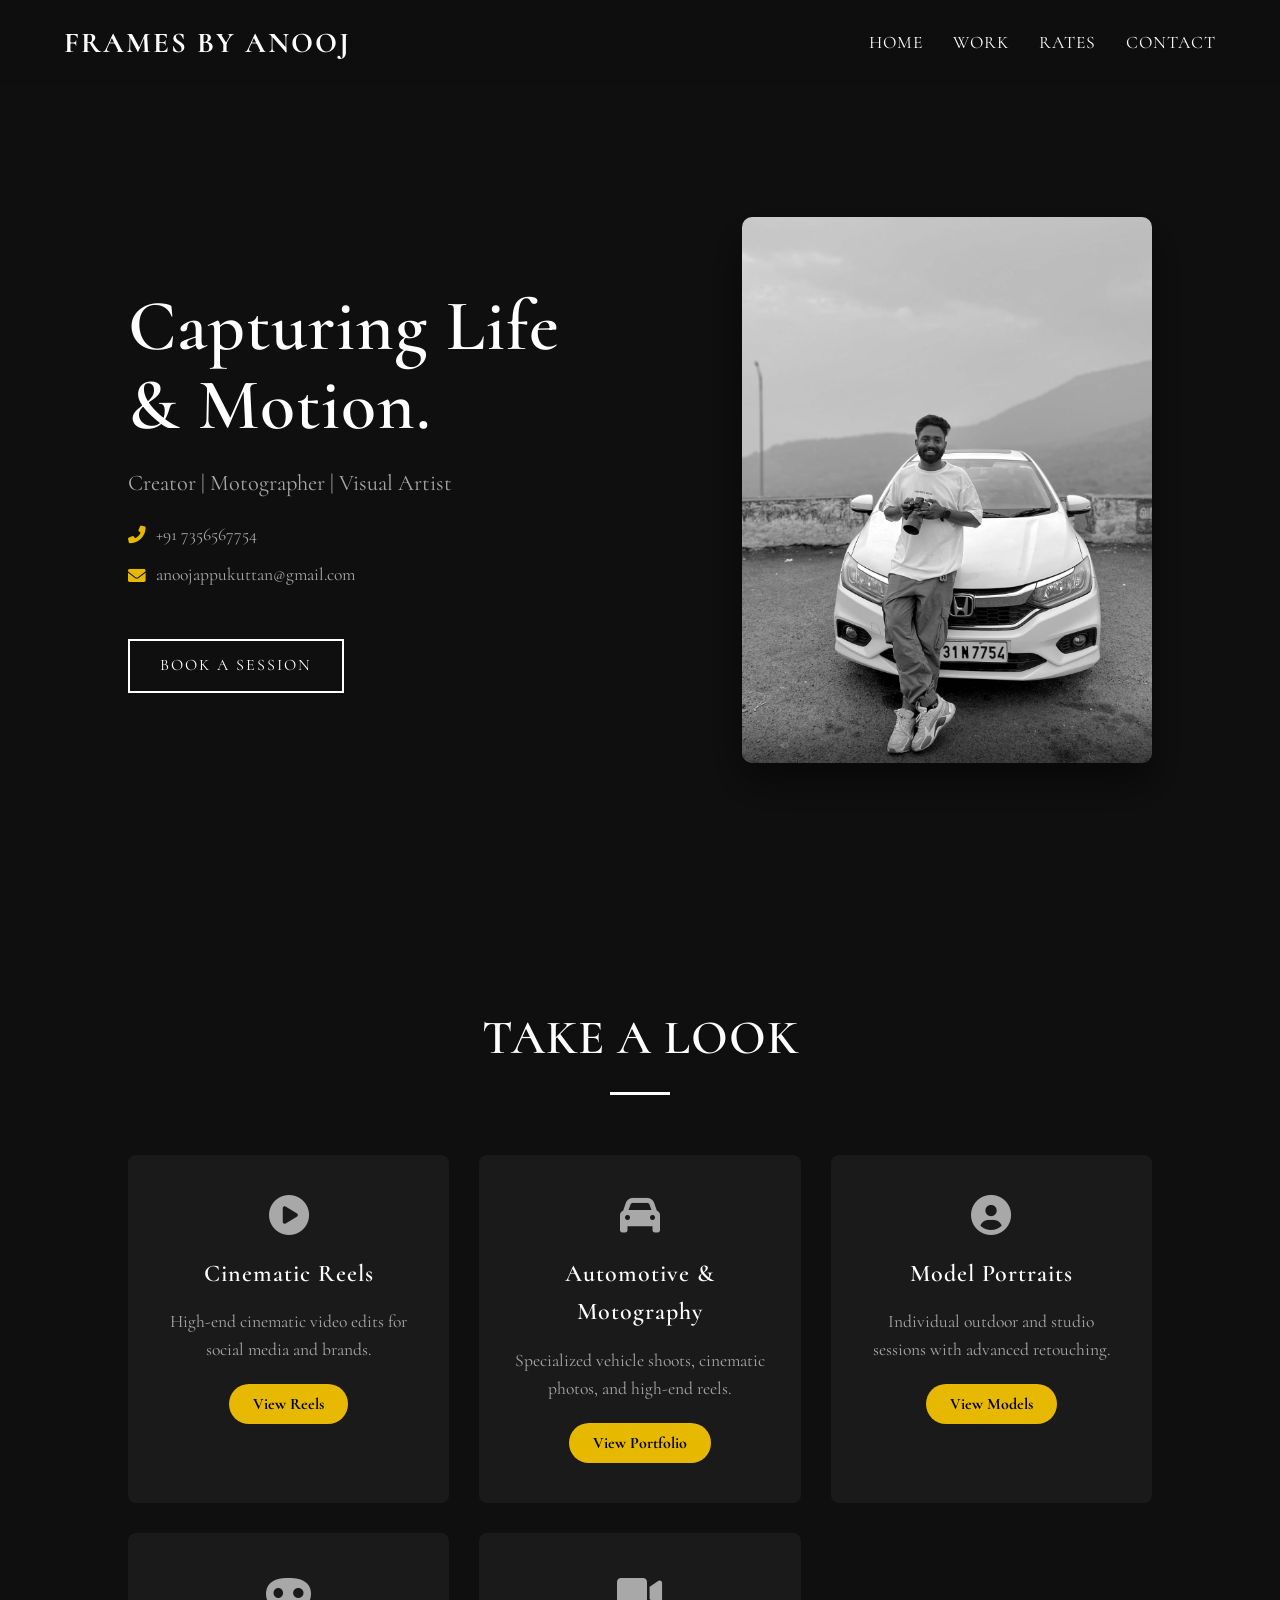
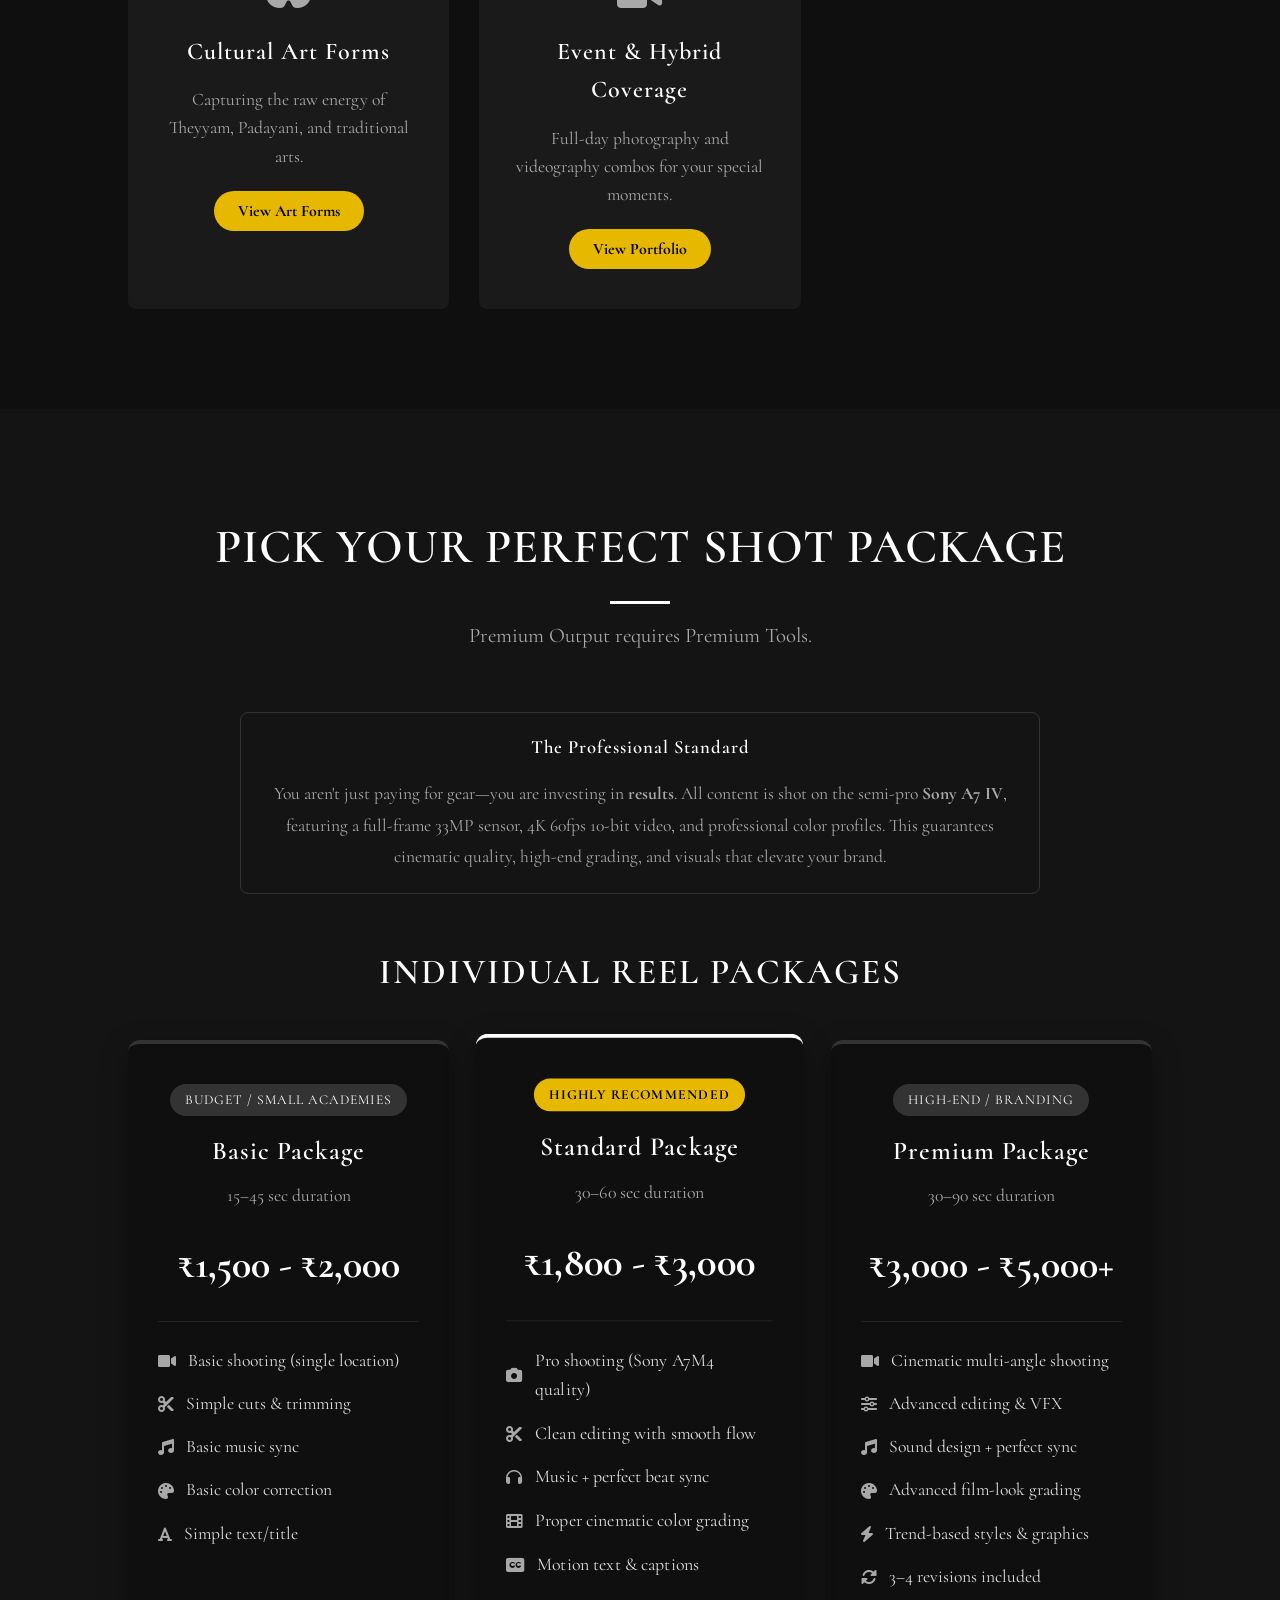
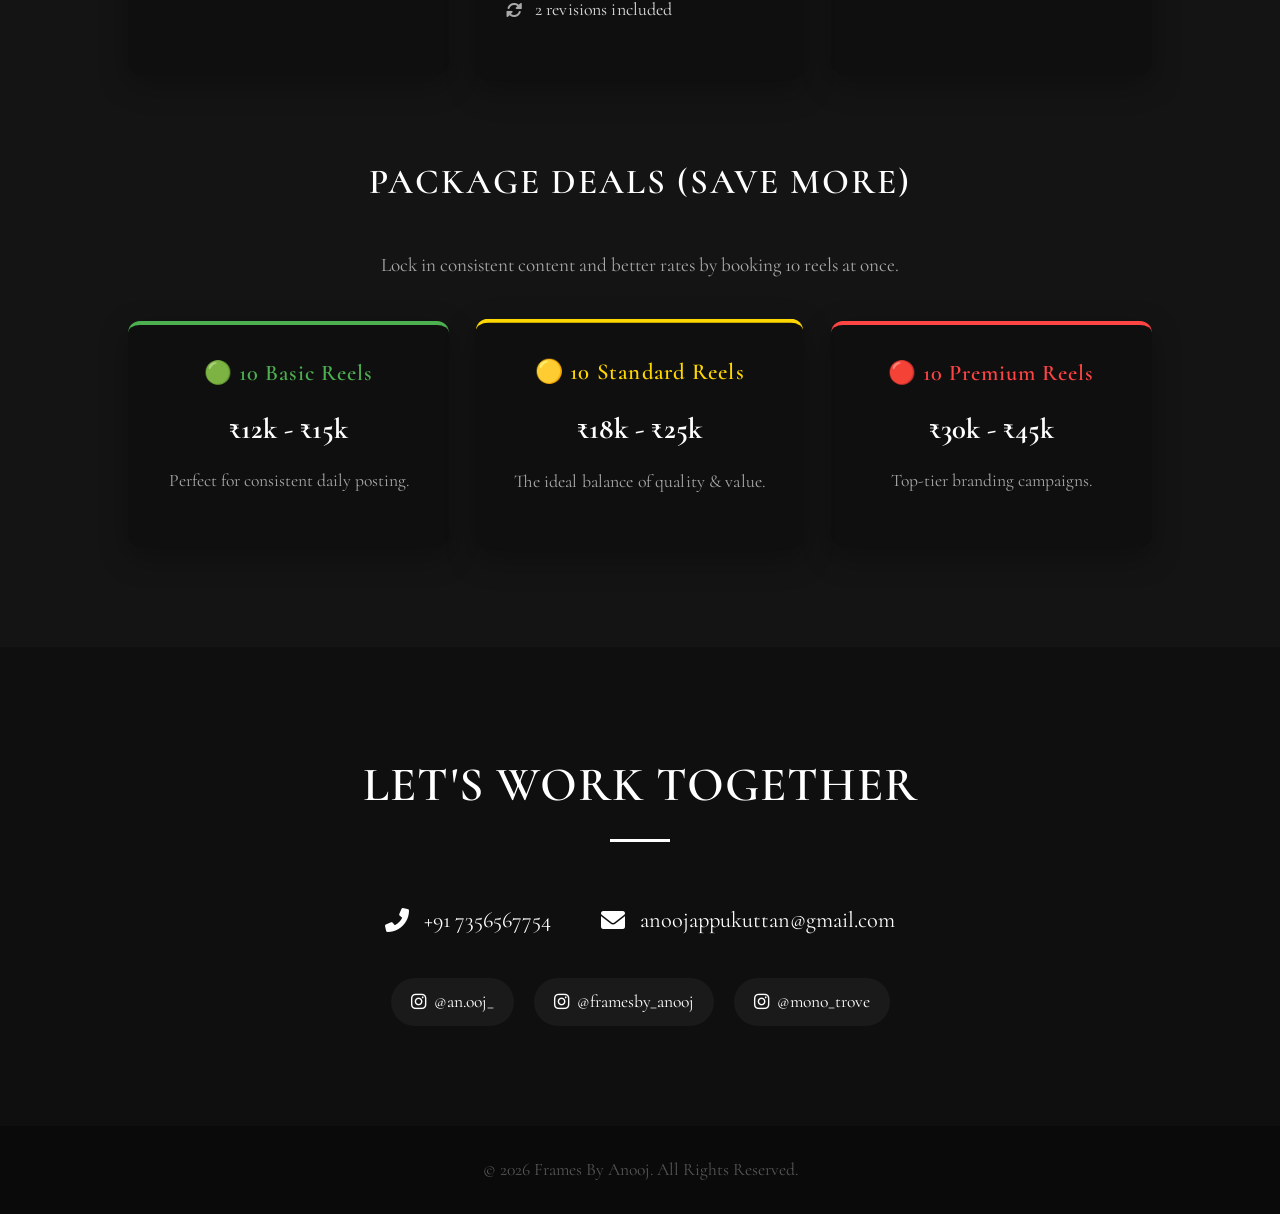
<file: index.html>
<!DOCTYPE html>
<html lang="en">
<head>
    <meta charset="UTF-8">
    <meta name="viewport" content="width=device-width, initial-scale=1.0">
    <title>Frames By Anooj | Professional Photography & Videography</title>
    <link rel="preconnect" href="https://fonts.googleapis.com">
    <link rel="preconnect" href="https://fonts.gstatic.com" crossorigin>
    <link href="https://fonts.googleapis.com/css2?family=Cormorant:ital,wght@0,300..700;1,300..700&display=swap" rel="stylesheet">
    <link href="https://cdnjs.cloudflare.com/ajax/libs/font-awesome/6.0.0/css/all.min.css" rel="stylesheet">

    <style>
        /* Base Styles & Resets */
        * {
            margin: 0;
            padding: 0;
            box-sizing: border-box;
            font-family: 'Cormorant', serif;
        }

        html {
            scroll-behavior: smooth;
        }

        body {
            background-color: #0f0f0f;
            color: #ffffff;
            line-height: 1.6;
        }

        /* Typography & Colors */
        h1, h2, h3, h4 {
            font-weight: 600;
            letter-spacing: 1px;
        }

        p {
            font-size: 1.1rem;
        }

        a {
            text-decoration: none;
            color: #ffffff;
            transition: color 0.3s ease;
        }

        a:hover {
            color: #a8a8a8;
        }

        .btn {
            display: inline-block;
            padding: 12px 30px;
            margin-top: 20px;
            border: 2px solid #fff;
            color: #fff;
            text-transform: uppercase;
            font-size: 1rem;
            letter-spacing: 2px;
            transition: all 0.3s ease;
        }

        .btn:hover {
            background-color: #fff;
            color: #0f0f0f;
        }

        /* Navigation */
        nav {
            display: flex;
            justify-content: space-between;
            align-items: center;
            padding: 20px 5%;
            position: fixed;
            width: 100%;
            top: 0;
            z-index: 1000;
            background-color: rgba(15, 15, 15, 0.95);
            backdrop-filter: blur(10px);
        }

        .logo {
            font-size: 1.8rem;
            font-weight: bold;
            letter-spacing: 2px;
        }

        .nav-links {
            list-style: none;
            display: flex;
            gap: 30px;
        }

        .nav-links li a {
            font-size: 1.1rem;
            text-transform: uppercase;
            letter-spacing: 1px;
        }

        .hamburger {
            display: none;
            cursor: pointer;
            font-size: 1.5rem;
        }

        /* Hero Section */
        .hero {
            min-height: 100vh;
            display: flex;
            align-items: center;
            justify-content: space-between;
            padding: 0 10%;
            padding-top: 80px;
        }

        .hero-text {
            flex: 1;
        }

        .hero-text h1 {
            font-size: 4.5rem;
            line-height: 1.1;
            margin-bottom: 20px;
        }

        .hero-text p {
            font-size: 1.4rem;
            color: #a8a8a8;
            margin-bottom: 30px;
        }

        .hero-img {
            flex: 1;
            display: flex;
            justify-content: flex-end;
        }

        .hero-img img {
            max-width: 80%;
            border-radius: 10px;
            box-shadow: 0 20px 40px rgba(0,0,0,0.5);
            filter: grayscale(100%);
            transition: filter 0.5s ease;
        }

        .hero-img img:hover {
            filter: grayscale(0%);
        }

        /* Sections */
        .section-padding {
            padding: 100px 10%;
        }

        .section-title {
            text-align: center;
            margin-bottom: 60px;
        }

        .section-title h2 {
            font-size: 3rem;
            text-transform: uppercase;
        }

        .subtitle {
            color: #a8a8a8;
            margin-top: 15px;
            font-size: 1.3rem;
        }

        .underline {
            height: 3px;
            width: 60px;
            background-color: #fff;
            margin: 15px auto 0;
        }

        /* Services Grid */
        .services-grid {
            display: grid;
            grid-template-columns: repeat(auto-fit, minmax(250px, 1fr));
            gap: 30px;
        }

        .service-card {
            background-color: #1a1a1a;
            padding: 40px 30px;
            border-radius: 8px;
            text-align: center;
            transition: transform 0.3s ease;
        }

        .service-card:hover {
            transform: translateY(-10px);
        }

        .service-card i {
            font-size: 2.5rem;
            margin-bottom: 20px;
            color: #a8a8a8;
        }

        .service-card h3 {
            margin-bottom: 15px;
            font-size: 1.5rem;
        }

        .service-card p {
            color: #a8a8a8;
            font-size: 1.1rem;
        }

        /* Pricing Grid */
        .pricing {
            background-color: #141414;
        }

        .pricing-category h3 {
            text-align: center;
            margin-bottom: 40px;
            color: #fff;
            font-size: 2.2rem;
            text-transform: uppercase;
            letter-spacing: 2px;
        }

        .pricing-grid {
            display: grid;
            grid-template-columns: repeat(auto-fit, minmax(280px, 1fr));
            gap: 30px;
        }

        .pricing-card {
            background-color: #0f0f0f;
            padding: 40px 30px;
            border-radius: 12px;
            border-top: 4px solid #333;
            text-align: center;
            transition: all 0.3s ease;
            box-shadow: 0 10px 30px rgba(0,0,0,0.3);
        }

        .pricing-card.premium {
            border-top: 4px solid #fff;
            transform: scale(1.02);
        }

        .pricing-card:hover {
            transform: translateY(-10px);
            border-top-color: #fff;
        }

        .pricing-card h4 {
            font-size: 1.6rem;
            margin-bottom: 10px;
        }

        .pricing-card .duration, .pricing-card .desc {
            color: #a8a8a8;
            font-size: 1.1rem;
            margin-bottom: 20px;
            min-height: 30px;
        }

        .pricing-card .rate {
            font-size: 2.5rem;
            font-weight: bold;
            color: #fff;
            margin-bottom: 25px;
        }

        .pricing-card ul {
            list-style: none;
            text-align: left;
            border-top: 1px solid #222;
            padding-top: 25px;
        }

        .pricing-card ul li {
            margin-bottom: 15px;
            font-size: 1.1rem;
            color: #ddd;
            display: flex;
            align-items: center;
        }

        .pricing-card ul li i {
            color: #a8a8a8;
            margin-right: 12px;
            font-size: 1rem;
        }

        /* Contact Section */
        .contact-container {
            display: flex;
            flex-direction: column;
            align-items: center;
            gap: 40px;
        }

        .contact-info {
            display: flex;
            gap: 50px;
            flex-wrap: wrap;
            justify-content: center;
        }

        .info-item {
            display: flex;
            align-items: center;
            gap: 15px;
            font-size: 1.4rem;
        }

        .info-item i {
            font-size: 1.5rem;
        }

        .social-links {
            display: flex;
            gap: 20px;
            flex-wrap: wrap;
            justify-content: center;
        }

        .social-icon {
            display: flex;
            align-items: center;
            gap: 8px;
            padding: 10px 20px;
            background-color: #1a1a1a;
            border-radius: 30px;
            font-size: 1.1rem;
        }

        .social-icon:hover {
            background-color: #333;
        }

        /* Footer */
        footer {
            text-align: center;
            padding: 30px;
            background-color: #0a0a0a;
            color: #555;
            font-size: 1rem;
        }

        /* Animations */
        .fade-in {
            opacity: 0;
            transform: translateY(30px);
            transition: opacity 0.8s ease, transform 0.8s ease;
        }

        .fade-in.appear {
            opacity: 1;
            transform: translateY(0);
        }

        /* --- View Work Button Styles --- */
        .view-work-btn {
            margin-top: 20px;
            padding: 10px 24px;
            background-color: #e6b800;
            color: #000;
            border: none;
            border-radius: 25px;
            font-size: 1rem;
            font-weight: bold;
            cursor: pointer;
            transition: transform 0.3s ease, box-shadow 0.3s ease;
        }

        .view-work-btn:hover {
            transform: translateY(-3px);
            box-shadow: 0 5px 15px rgba(230, 184, 0, 0.4);
        }

        /* --- Modal & Gallery Styles --- */
        .modal {
            display: none;
            position: fixed;
            z-index: 2000;
            left: 0;
            top: 0;
            width: 100%;
            height: 100%;
            background-color: rgba(10, 10, 10, 0.95);
            overflow-y: auto;
            padding-bottom: 50px;
        }

        .close-modal {
            position: fixed;
            top: 20px;
            right: 35px;
            color: #f1f1f1;
            font-size: 45px;
            font-weight: bold;
            cursor: pointer;
            z-index: 2001;
            transition: color 0.3s;
        }

        .close-modal:hover {
            color: #e6b800;
        }

        .modal-content {
            display: grid;
            grid-template-columns: repeat(auto-fit, minmax(300px, 1fr));
            gap: 20px;
            padding: 80px 5% 20px;
            max-width: 1200px;
            margin: auto;
        }
        .image-wrapper video {
            pointer-events: auto; 
        }
        .video-wrapper::after {
            display: none !important; /* Removes the invisible shield so controls work */
        }

        .video-wrapper {
            cursor: default; /* Changes cursor back to normal since videos don't click to full-view */
        }

/* Optional: Tone down the hover zoom for videos so the controls don't jump around */
        .video-wrapper:hover video {
            transform: scale(1.02); 
        }
        /* --- Bulletproof Anti-Save Image Protection & Hover Animations --- */
        .image-wrapper {
            position: relative;
            width: 100%;
            aspect-ratio: 4 / 5; /* This locks every image into a uniform, professional portrait shape */
            border-radius: 8px;
            overflow: hidden; 
            cursor: pointer;
        }

        .image-wrapper img {
            width: 100%;
            height: 100%; /* Forces the image to fill the new aspect ratio */
            object-fit: cover; /* Crops the image perfectly so it never stretches or squishes */
            display: block;
            border-radius: 8px;
            
            /* The smooth zoom transition */
            transition: transform 0.5s ease-in-out;
            
            /* Stops users from selecting or touching the image directly */
            -webkit-user-select: none;
            -moz-user-select: none;
            -ms-user-select: none;
            user-select: none;
            pointer-events: none; 
        }

        /* The Zoom Effect when hovering over the wrapper */
        .image-wrapper:hover img {
            transform: scale(1.08); /* Increased to 1.08 to make it highly visible */
        }

        /* The Invisible Shield that blocks right-clicks on the actual image */
        .image-wrapper::after {
            content: '';
            position: absolute;
            top: 0; 
            left: 0; 
            width: 100%; 
            height: 100%;
            z-index: 10;
            background: rgba(0,0,0,0); /* Forces browsers to see this as a solid, clickable layer */
        }

        /* Responsive Design */
        @media (max-width: 768px) {
            .hero {
                flex-direction: column-reverse;
                text-align: center;
                padding-top: 120px;
            }
            
            .hero-img {
                justify-content: center;
                margin-bottom: 40px;
            }
            
            .hero-img img {
                max-width: 100%;
            }
            
            .hero-text h1 {
                font-size: 3.2rem;
            }
            
            .nav-links {
                display: none; 
            }
            
            .hamburger {
                display: block;
            }
            
            .contact-info {
                flex-direction: column;
                gap: 20px;
            }
            
            .pricing-card.premium {
                transform: scale(1);
            }
        }

        /* --- Full View Lightbox Styles --- */
        .full-view-modal {
            display: none;
            position: fixed;
            z-index: 3000; /* Higher than the gallery modal */
            left: 0;
            top: 0;
            width: 100%;
            height: 100%;
            background-color: rgba(0, 0, 0, 0.98); 
            justify-content: center;
            align-items: center;
        }

        .close-full-view {
            position: absolute;
            top: 20px;
            right: 35px;
            color: #f1f1f1;
            font-size: 45px;
            font-weight: bold;
            cursor: pointer;
            z-index: 3001;
            transition: color 0.3s;
        }

        .close-full-view:hover {
            color: #e6b800;
        }

        .full-view-content {
            max-width: 90%;
            max-height: 90vh;
            border-radius: 4px;
            box-shadow: 0 0 20px rgba(0,0,0,0.8);
            pointer-events: auto; /* Allows the right-click to register on the image */
        }
        /* --- Contact Link Styles --- */
        .info-item a {
            color: #ffffff;
            text-decoration: none;
            transition: color 0.3s ease;
        }

        .info-item a:hover {
            color: #e6b800; /* Adds a nice gold hover effect matching your buttons */
        }

        /* --- Hero Section Contact Info --- */
        .hero-contact {
            display: flex;
            flex-direction: column;
            gap: 12px;
            margin-bottom: 30px;
        }

        .hero-contact a {
            color: #a8a8a8;
            font-size: 1.1rem;
            display: flex;
            align-items: center;
            gap: 10px;
            width: fit-content;
        }

        .hero-contact a i {
            color: #e6b800;
        }

        .hero-contact a:hover {
            color: #ffffff;
        }
    </style>
</head>
<body>

    <nav id="navbar">
        <div class="logo">FRAMES BY ANOOJ</div>
        <ul class="nav-links">
            <li><a href="#home">Home</a></li>
            <li><a href="#portfolio">Work</a></li>
            <li><a href="#pricing">Rates</a></li>
            <li><a href="#contact">Contact</a></li>
        </ul>
        <div class="hamburger">
            <i class="fas fa-bars"></i>
        </div>
    </nav>

    <section id="home" class="hero">
        <div class="hero-text fade-in">
            <h1>Capturing Life <br>& Motion.</h1>
            <p style="margin-bottom: 20px;">Creator | Motographer | Visual Artist</p>
            
            <div class="hero-contact">
                <a href="tel:+917356567754"><i class="fas fa-phone-alt"></i> +91 7356567754</a>
                <a href="mailto:anoojappukuttan@gmail.com"><i class="fas fa-envelope"></i> anoojappukuttan@gmail.com</a>
            </div>

            <a href="#contact" class="btn">Book a Session</a>
        </div>
        <div class="hero-img fade-in">
            <img src="anooj.jpeg" alt="Anooj - Motographer">
        </div>
    </section>

    <section id="portfolio" class="portfolio section-padding">
        <div class="section-title fade-in">
            <h2>Take a Look</h2>
            <div class="underline"></div>
        </div>
        <div class="services-grid fade-in">
            <div class="service-card">
                <i class="fas fa-play-circle"></i>
                <h3>Cinematic Reels</h3>
                <p>High-end cinematic video edits for social media and brands.</p>
                <button class="view-work-btn" onclick="openGallery('videos')">View Reels</button>
            </div>
            <div class="service-card">
                <i class="fas fa-car"></i>
                <h3>Automotive & Motography</h3>
                <p>Specialized vehicle shoots, cinematic photos, and high-end reels.</p>
                <button class="view-work-btn" onclick="openGallery('automotive')">View Portfolio</button>
            </div>
            <div class="service-card">
                <i class="fas fa-user-circle"></i>
                <h3>Model Portraits</h3>
                <p>Individual outdoor and studio sessions with advanced retouching.</p>
                <button class="view-work-btn" onclick="openGallery('models')">View Models</button>
            </div>

            <div class="service-card">
                <i class="fas fa-mask"></i>
                <h3>Cultural Art Forms</h3>
                <p>Capturing the raw energy of Theyyam, Padayani, and traditional arts.</p>
                <button class="view-work-btn" onclick="openGallery('artforms')">View Art Forms</button>
            </div>
            <div class="service-card">
                <i class="fas fa-video"></i>
                <h3>Event & Hybrid Coverage</h3>
                <p>Full-day photography and videography combos for your special moments.</p>
                <button class="view-work-btn" onclick="openGallery('events')">View Portfolio</button>
            </div>
        </div>
    </section>

    <div id="galleryModal" class="modal">
        <span class="close-modal" onclick="closeGallery()">&times;</span>
        <div class="modal-content" id="galleryContainer">
        </div>
    </div>

    <div id="fullViewModal" class="full-view-modal">
        <span class="close-full-view" onclick="closeFullView()">&times;</span>
        <img class="full-view-content allow-right-click" id="fullViewImage">
    </div>

    <section id="pricing" class="pricing section-padding">
        <div class="section-title fade-in">
            <h2>Pick Your Perfect Shot Package</h2>
            <div class="underline"></div>
            <p class="subtitle">Premium Output requires Premium Tools.</p>
        </div>

        <div class="gear-info fade-in" style="text-align: center; max-width: 800px; margin: 0 auto 50px; padding: 20px; border: 1px solid #333; border-radius: 8px;">
            <h3 style="margin-bottom: 15px; color: #fff;">The Professional Standard</h3>
            <p style="color: #a8a8a8; font-size: 1.1rem; line-height: 1.8;">
                You aren't just paying for gear—you are investing in <strong>results</strong>. All content is shot on the semi-pro <strong>Sony A7 IV</strong>, featuring a full-frame 33MP sensor, 4K 60fps 10-bit video, and professional color profiles. This guarantees cinematic quality, high-end grading, and visuals that elevate your brand.
            </p>
        </div>

        <div class="pricing-category fade-in">
            <h3>Individual Reel Packages</h3>
            <div class="pricing-grid">
                
                <div class="pricing-card">
                    <div style="background: #333; color: white; padding: 5px 15px; border-radius: 20px; font-size: 0.85rem; display: inline-block; margin-bottom: 15px; letter-spacing: 1px;">BUDGET / SMALL ACADEMIES</div>
                   <h4>Basic Package</h4>
                    <p class="duration">15–45 sec duration</p>
                    <div class="rate">₹1,500 - ₹2,000</div>
                    <ul>
                        <li><i class="fas fa-video"></i> Basic shooting (single location)</li>
                        <li><i class="fas fa-cut"></i> Simple cuts & trimming</li>
                        <li><i class="fas fa-music"></i> Basic music sync</li>
                        <li><i class="fas fa-palette"></i> Basic color correction</li>
                        <li><i class="fas fa-font"></i> Simple text/title</li>
                    </ul>
                </div>

                <div class="pricing-card premium">
                    <div style="background: #e6b800; color: #000; padding: 5px 15px; border-radius: 20px; font-size: 0.85rem; display: inline-block; margin-bottom: 15px; font-weight: bold; letter-spacing: 1px;"> HIGHLY RECOMMENDED</div>
                    <h4>Standard Package</h4>
                    <p class="duration">30–60 sec duration</p>
                    <div class="rate">₹1,800 - ₹3,000</div>
                    <ul>
                        <li><i class="fas fa-camera"></i> Pro shooting (Sony A7M4 quality)</li>
                        <li><i class="fas fa-cut"></i> Clean editing with smooth flow</li>
                        <li><i class="fas fa-headphones"></i> Music + perfect beat sync</li>
                        <li><i class="fas fa-film"></i> Proper cinematic color grading</li>
                        <li><i class="fas fa-closed-captioning"></i> Motion text & captions</li>
                        <li><i class="fas fa-sync-alt"></i> 2 revisions included</li>
                    </ul>
                </div>

                <div class="pricing-card">
                    <div style="background: #333; color: white; padding: 5px 15px; border-radius: 20px; font-size: 0.85rem; display: inline-block; margin-bottom: 15px; letter-spacing: 1px;">HIGH-END / BRANDING</div>
                    <h4>Premium Package</h4>
                    <p class="duration">30–90 sec duration</p>
                    <div class="rate">₹3,000 - ₹5,000+</div>
                    <ul>
                        <li><i class="fas fa-video"></i> Cinematic multi-angle shooting</li>
                        <li><i class="fas fa-sliders-h"></i> Advanced editing & VFX</li>
                        <li><i class="fas fa-music"></i> Sound design + perfect sync</li>
                        <li><i class="fas fa-palette"></i> Advanced film-look grading</li>
                        <li><i class="fas fa-bolt"></i> Trend-based styles & graphics</li>
                        <li><i class="fas fa-sync-alt"></i> 3–4 revisions included</li>
                    </ul>
                </div>

            </div>
        </div>

        <div class="pricing-category fade-in" style="margin-top: 80px;">
            <h3>Package Deals (Save More)</h3>
            <p style="text-align: center; color: #a8a8a8; margin-bottom: 40px; font-size: 1.2rem;">Lock in consistent content and better rates by booking 10 reels at once.</p>
            
            <div class="pricing-grid" style="grid-template-columns: repeat(auto-fit, minmax(250px, 1fr));">
                <div class="pricing-card" style="padding: 30px 20px; border-top-color: #4CAF50;">
                    <h4 style="color: #4CAF50; font-size: 1.4rem;">🟢 10 Basic Reels</h4>
                    <div class="rate" style="font-size: 1.8rem; margin: 15px 0;">₹12k - ₹15k</div>
                    <p class="desc">Perfect for consistent daily posting.</p>
                </div>

                <div class="pricing-card premium" style="padding: 30px 20px; border-top-color: #FFD700;">
                    <h4 style="color: #FFD700; font-size: 1.4rem;">🟡 10 Standard Reels</h4>
                    <div class="rate" style="font-size: 1.8rem; margin: 15px 0;">₹18k - ₹25k</div>
                    <p class="desc">The ideal balance of quality & value.</p>
                </div>

                <div class="pricing-card" style="padding: 30px 20px; border-top-color: #FF4444;">
                    <h4 style="color: #FF4444; font-size: 1.4rem;">🔴 10 Premium Reels</h4>
                    <div class="rate" style="font-size: 1.8rem; margin: 15px 0;">₹30k - ₹45k</div>
                    <p class="desc">Top-tier branding campaigns.</p>
                </div>
            </div>
        </div>
    </section>

    <section id="contact" class="contact section-padding">
        <div class="section-title fade-in">
            <h2>Let's Work Together</h2>
            <div class="underline"></div>
        </div>
        <div class="contact-container fade-in">
           <div class="contact-info">
                <div class="info-item">
                    <i class="fas fa-phone-alt"></i>
                    <a href="tel:+917356567754">+91 7356567754</a>
                </div>
                <div class="info-item">
                    <i class="fas fa-envelope"></i>
                    <a href="mailto:anoojappukuttan@gmail.com">anoojappukuttan@gmail.com</a>
                </div>
            </div>
            
            <div class="social-links">
                <a href="https://instagram.com/an.ooj_" target="_blank" class="social-icon"><i class="fab fa-instagram"></i> @an.ooj_</a>
                <a href="https://instagram.com/framesby_anooj" target="_blank" class="social-icon"><i class="fab fa-instagram"></i> @framesby_anooj</a>
                <a href="https://instagram.com/mono_trove" target="_blank" class="social-icon"><i class="fab fa-instagram"></i> @mono_trove</a>
            </div>
        </div>
    </section>

    <footer>
        <p>&copy; 2026 Frames By Anooj. All Rights Reserved.</p>
    </footer>

    <script>
        
        document.addEventListener("DOMContentLoaded", () => {
            // Fade-in animation on scroll
            const faders = document.querySelectorAll('.fade-in');

            const appearOptions = {
                threshold: 0.15,
                rootMargin: "0px 0px -50px 0px"
            };

            const appearOnScroll = new IntersectionObserver(function(entries, observer) {
                entries.forEach(entry => {
                    if (!entry.isIntersecting) {
                        return;
                    } else {
                        entry.target.classList.add('appear');
                        observer.unobserve(entry.target);
                    }
                });
            }, appearOptions);

            faders.forEach(fader => {
                appearOnScroll.observe(fader);
            });

            // Simple Mobile Menu Toggle Alert
            const hamburger = document.querySelector('.hamburger');
            hamburger.addEventListener('click', () => {
                alert("Mobile menu clicked! You can link a dropdown menu here.");
            });
        });

        // Ensure these filenames and extensions match your actual files exactly
        const portfolioImages = {
            'videos': [
                'video1.MP4',
                'video2.MP4',
                'video3.MP4',
                'video4.MP4',
                'video5.MP4',
                'video6.MP4',
                'video7.MP4',
                'video8.MP4',
                'video9.MP4',
                'video10.MP4',
                'video11.MP4',
                'video12.MP4',
                'video13.MP4',
                'video14.MP4'
                    ],
            'automotive': [
                'auto1.jpg',
                'auto2.jpg',
                'auto3.jpg',
                'auto4.jpg',
                'auto5.jpg',
                'auto6.jpg',
                'auto7.jpg',
                'auto8.jpg',
                'auto10.jpg'
                
            ],
            // New Category: Models
            'models': [
                'model1.jpg',
                'model2.jpg',
                'model3.jpg',
                'model4.jpg',
                'model5.jpg',
                'model6.jpg',
                'model7.jpg',
                'model8.jpg',
                'model9.jpg',
                'model10.jpg',
                'model11.jpg',
                'model12.jpg'
            ],
            // New Category: Theyyam, Padayani, etc.
            'artforms': [
                'cul1.jpg',
                'cul2.jpg',
                'cul3.jpg',
                'cul4.jpg',
                'cul5.jpg',
                'cul6.jpg',
                'cul7.jpg',
                'cul8.jpg',
                'cul9.jpg',
                'cul10.jpg',
                'cul11.jpg',
                'cul12.jpg',
                'cul13.jpg',
                'cul14.jpg',
                'cul15.jpg',
                'cul16.jpg',
                'cul17.jpg',
                'cul18.jpg',
                'cul19.jpg',
                'cul20.jpg',
                'cul21.jpg'
            ],
            
            'events': [
                'event1.jpg',
                'event2.jpg',
                'event3.jpg',
                'event4.jpg',
                'event5.jpg',
                'event6.jpg',
                'event7.jpg',
                'event8.jpg',
                'event9.jpg',
                'event10.jpg'
            ]
        };

       function openGallery(category) {
            const modal = document.getElementById('galleryModal');
            const container = document.getElementById('galleryContainer');
            container.innerHTML = ''; 

            if(portfolioImages[category]) {
                portfolioImages[category].forEach(itemSrc => {
                    const wrapper = document.createElement('div');
                    wrapper.className = 'image-wrapper';
                    
                    // Make the check case-insensitive by converting to lowercase first
                    const isVideo = itemSrc.toLowerCase().endsWith('.mp4');

                    if (isVideo) {
                        // Add a special class so we can remove the anti-click shield for videos
                        wrapper.classList.add('video-wrapper');

                        const video = document.createElement('video');
                        video.src = itemSrc;
                        video.controls = true; // Adds play/pause buttons
                        video.style.width = '100%';
                        video.style.height = '100%';
                        video.style.objectFit = 'cover';
                        
                        // Recommended attributes for better mobile loading
                        video.setAttribute('playsinline', '');
                        video.setAttribute('preload', 'metadata');
                        
                        // NEW: Disable the download button in the controls menu
                        video.setAttribute('controlsList', 'nodownload');
                        
                        // NEW: Extra protection to stop right-click "Save Video As"
                        video.addEventListener('contextmenu', (e) => e.preventDefault());
                        
                        wrapper.appendChild(video);
                    } else {
                        // Keep the image logic
                        const img = document.createElement('img');
                        img.src = itemSrc;
                        img.setAttribute('draggable', 'false');
                        wrapper.appendChild(img);
                        
                        // Only allow click-to-zoom for images
                        wrapper.addEventListener('click', function() {
                            openFullView(itemSrc);
                        });
                    }
                    container.appendChild(wrapper);
                });
            }

            modal.style.display = 'block';
            document.body.style.overflow = 'hidden'; 
        }
        
        function closeGallery() {
            document.getElementById('galleryModal').style.display = 'none';
            document.body.style.overflow = 'auto'; // Restore background scrolling
        }

        // Allow users to close the gallery by clicking anywhere outside the images
        window.onclick = function(event) {
            const modal = document.getElementById('galleryModal');
            if (event.target == modal) {
                closeGallery();
            }
        }
        // NEW: Full View Functions
        function openFullView(src) {
            const fullViewModal = document.getElementById('fullViewModal');
            const fullViewImg = document.getElementById('fullViewImage');
            fullViewImg.src = src;
            fullViewModal.style.display = 'flex';
        }

        function closeFullView() {
            document.getElementById('fullViewModal').style.display = 'none';
        }

        // Allow closing full view by clicking the dark background
        document.getElementById('fullViewModal').addEventListener('click', function(event) {
            if (event.target === this) {
                closeFullView();
            }
        });

        // --- Global Anti-Save Protection Scripts --- //
        
        // Disable right-click globally, EXCEPT for the full-view image
        document.addEventListener('contextmenu', function(event) {
            if (!event.target.classList.contains('allow-right-click')) {
                event.preventDefault();
            }
        });

        // Disable image dragging globally
        document.addEventListener('dragstart', function(event) {
            if (event.target.tagName === 'IMG') {
                event.preventDefault();
            }
        });

        // Disable common keyboard shortcuts for saving (Ctrl+S / Cmd+S)
        document.addEventListener('keydown', function(event) {
            if ((event.ctrlKey || event.metaKey) && event.key === 's') {
                event.preventDefault();
            }
        });
    </script>
</body>
</html>
</file>
